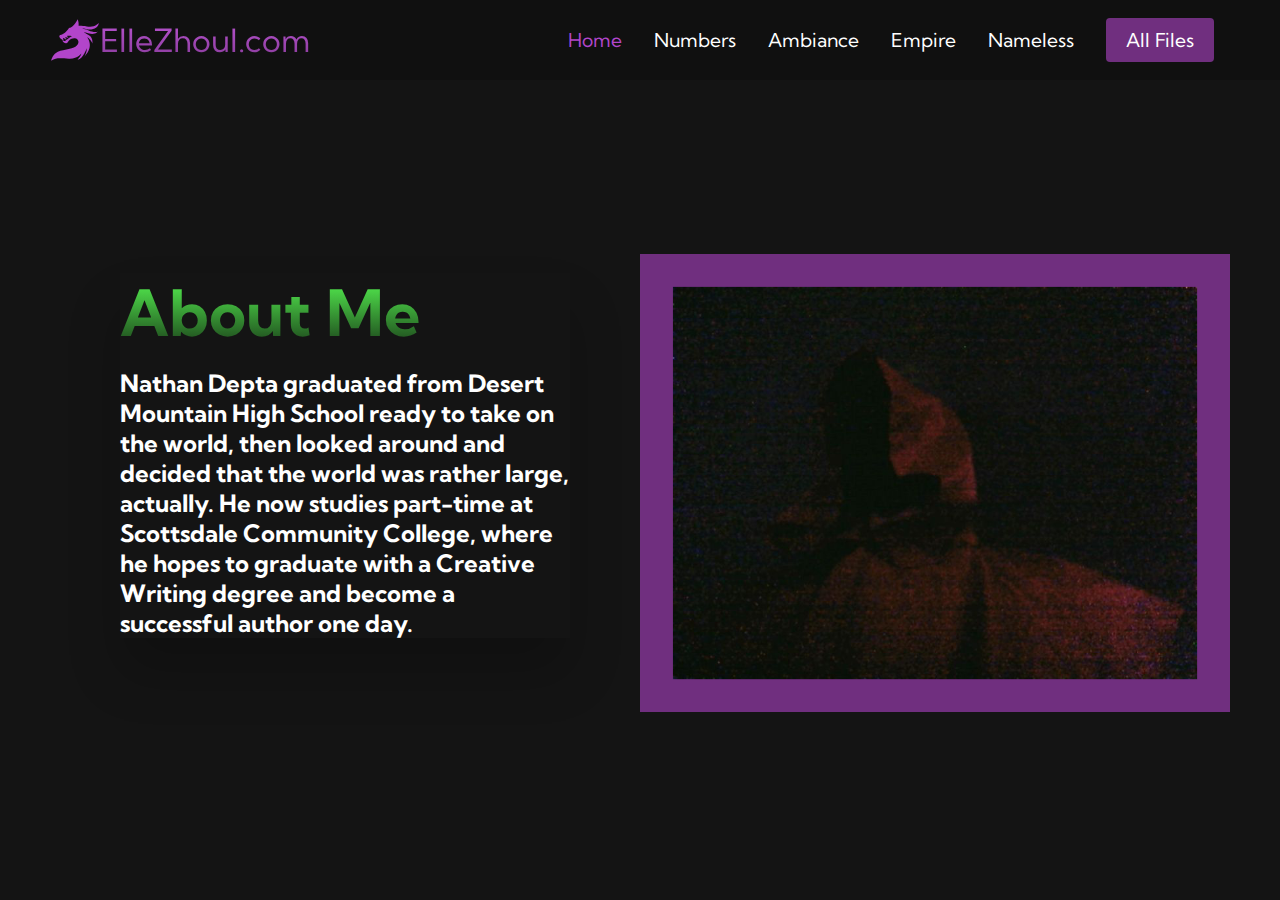
<file: index.html>
<!DOCTYPE html>
<html lang="en">
<head>
	<meta charset="UTF-8">
	<meta name="viewport"
	content="width=device-width,
	initial-scale=1.0">
	<title>ElleZhoul.com</title>
	<link rel="stylesheet" href="styles.css" />
	<link
      rel="stylesheet"
      href="https://use.fontawesome.com/releases/v5.14.0/css/all.css"
      integrity="sha384-HzLeBuhoNPvSl5KYnjx0BT+WB0QEEqLprO+NBkkk5gbc67FTaL7XIGa2w1L0Xbgc"
      crossorigin="anonymous"
    />
	<link
      href="https://fonts.googleapis.com/css2?family=Kumbh+Sans:wght@400;700&display=swap"
      rel="stylesheet"
    />
	<link rel="icon" href="./images/dragon.svg">
</head>
<body>
	<!--Nav-->
	<nav class="navbar">
      <div class="navbar__container">
        <a href="./index.html" id="navbar__logo"><img src="./images/dragon.svg" alt="dragon" width=50px height=50px></i>ElleZhoul.com</a>
        <div class="navbar__toggle" id="mobile-menu">
          <span class="bar"></span>
		  <span class="bar"></span>
          <span class="bar"></span>
        </div>
        <ul class="navbar__menu">
          <li class="navbar__item">
            <a href="./index.html" style="color: #B246CB" class="navbar__links">Home</a>
          </li>
          <li class="navbar__item">
            <a href="./numbers.html" class="navbar__links">Numbers</a>
          </li>
          <li class="navbar__item">
            <a href="./ambiance.html" class="navbar__links">Ambiance</a>
          </li>
		  <li class="navbar__item">
            <a href="./empire.html" class="navbar__links">Empire</a>
          </li>
		  <li class="navbar__item">
            <a href="./nameless.html" class="navbar__links">Nameless</a>
          </li>
          <li class="navbar__btn"><a href="https://drive.google.com/drive/folders/1HNsVhPqrRo9IaJyGWnv9h5bzpzbILqAN?usp=sharing" class="button">All Files</a></li>
        </ul>
      </div>
    </nav>
	
	<!--Main-->
	<div class="main">
		<div class="main__container">
			<div class="main__content">
				<h2>About Me</h2>
				<p>Nathan Depta graduated from Desert Mountain High School ready to take on the world, then looked around and decided that the world was rather large, actually. He now studies part-time at Scottsdale Community College, where he hopes to graduate with a Creative Writing degree and become a successful author one day.</p>
				<!-- <button class="main__btn"><a href="./">Useless Button 2</a></button> -->
			</div>
			<div class="main__img--container">
				<img src="./images/selfphotoframed.png" alt="photo" id=main__img" width=100% height=100%>
			</div>
		</div>
	</div>
	<!--
	<div class="services">
		<h1>File links</h1>
		<div class="services__container">
			<div class="services__card">
				<!-- <h2>Sample text here</h2>
				<p>Something About The Thing</p> --\>
				<button onclick="allFilesBtn();">All Files</button>
			</div>
			<div class="services__card">
				<!-- <h2>lorem ipsum</h2>
				<p>More Placeholder</p> --\>
				<button onclick="characterSheetBtn();">Character Sheet</button>
			</div>
		</div>
	</div>
	-->
	<script src="app.js" type="text/javascript"></script>
</body>
</html>
</file>
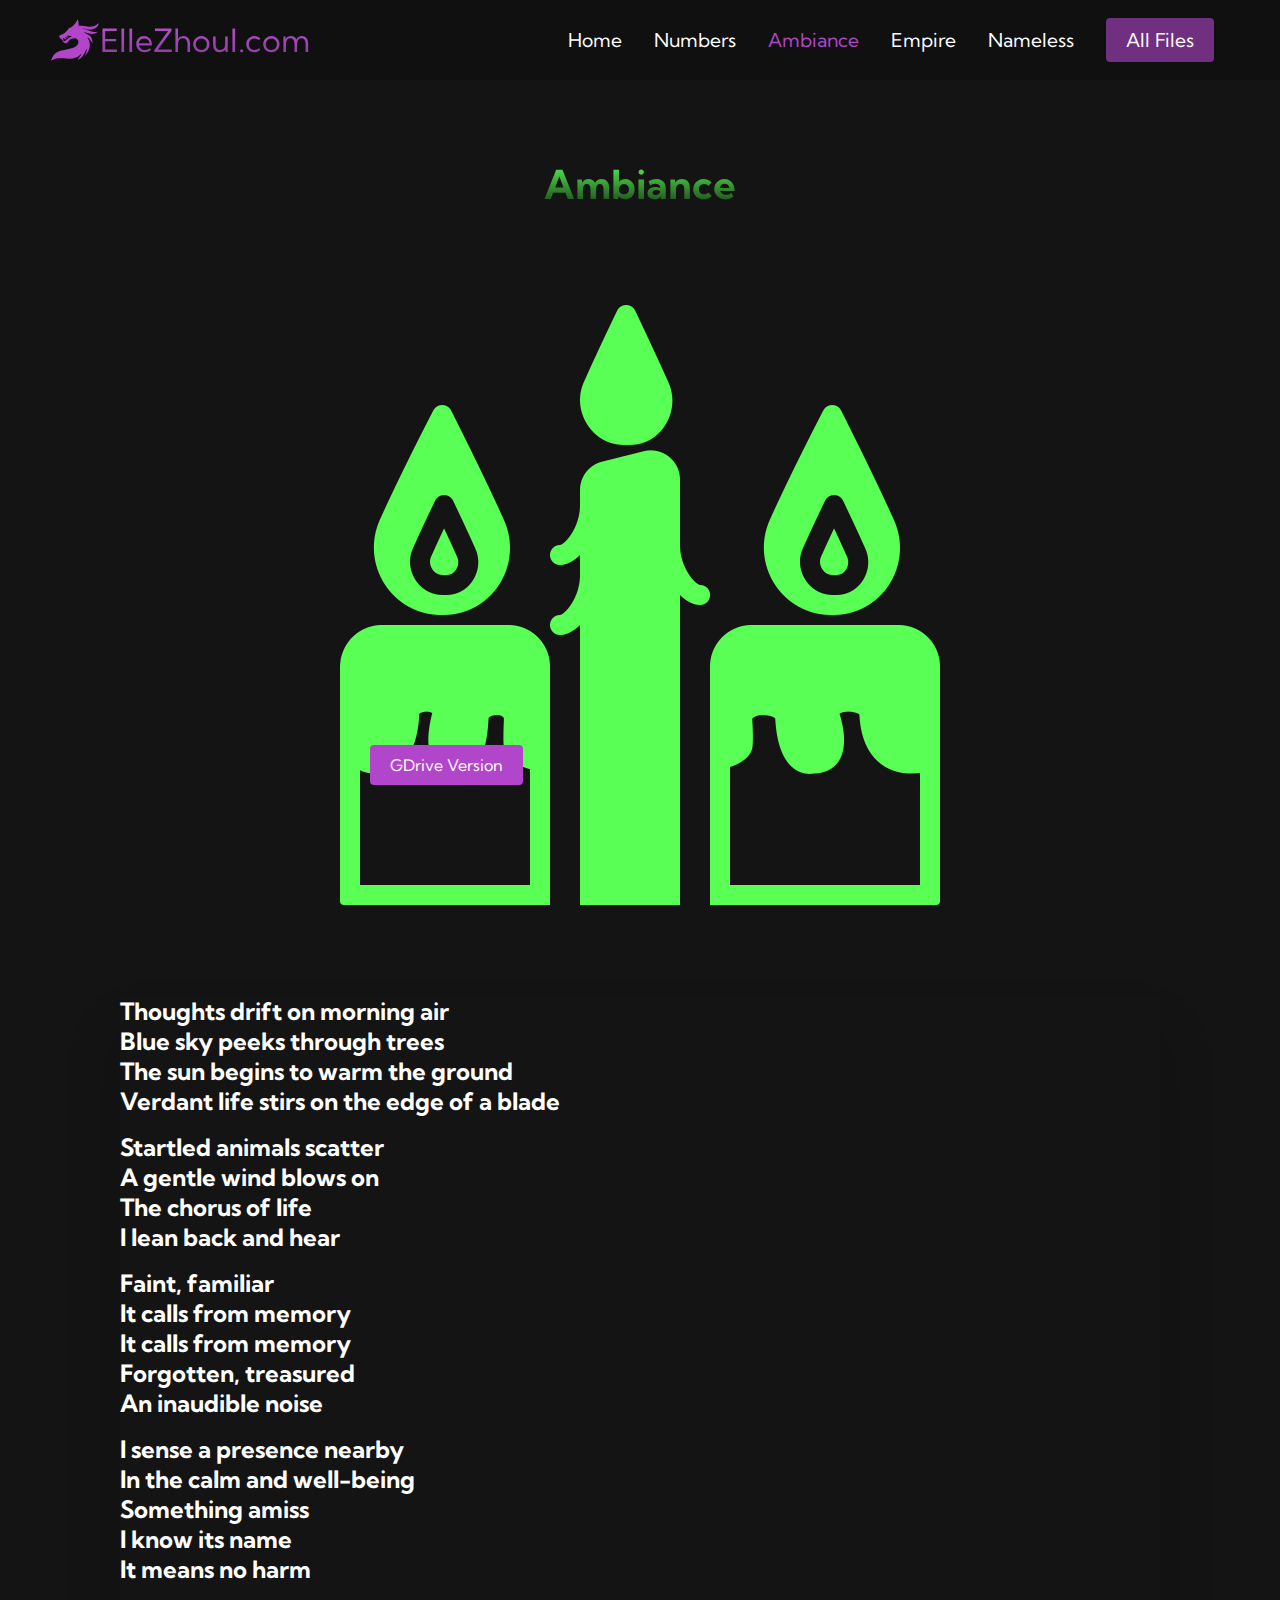
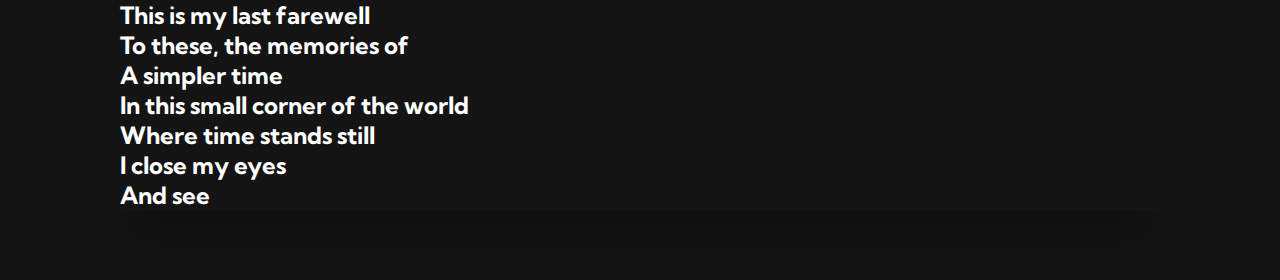
<file: ambiance.html>
<!DOCTYPE html>
<html lang="en">
<head>
	<meta charset="UTF-8">
	<meta name="viewport"
	content="width=device-width,
	initial-scale=1.0">
	<title>ElleZhoul.com</title>
	<link rel="stylesheet" href="styles.css" />
	<link
      rel="stylesheet"
      href="https://use.fontawesome.com/releases/v5.14.0/css/all.css"
      integrity="sha384-HzLeBuhoNPvSl5KYnjx0BT+WB0QEEqLprO+NBkkk5gbc67FTaL7XIGa2w1L0Xbgc"
      crossorigin="anonymous"
    />
	<link
      href="https://fonts.googleapis.com/css2?family=Kumbh+Sans:wght@400;700&display=swap"
      rel="stylesheet"
    />
	<link rel="icon" href="./images/dragon.svg">
</head>
<body>
	<!--Nav-->
	<nav class="navbar">
      <div class="navbar__container">
        <a href="./index.html" id="navbar__logo"><img src="./images/dragon.svg" alt="dragon" width=50px height=50px></i>ElleZhoul.com</a>
        <div class="navbar__toggle" id="mobile-menu">
          <span class="bar"></span>
		  <span class="bar"></span>
          <span class="bar"></span>
        </div>
        <ul class="navbar__menu">
          <li class="navbar__item">
            <a href="./index.html" class="navbar__links">Home</a>
          </li>
          <li class="navbar__item">
            <a href="./numbers.html" class="navbar__links">Numbers</a>
          </li>
          <li class="navbar__item">
            <a href="./ambiance.html" style="color: #B246CB" class="navbar__links">Ambiance</a>
          </li>
		  <li class="navbar__item">
            <a href="./empire.html" class="navbar__links">Empire</a>
          </li>
		  <li class="navbar__item">
            <a href="./nameless.html" class="navbar__links">Nameless</a>
          </li>
          <li class="navbar__btn"><a href="https://drive.google.com/drive/folders/1HNsVhPqrRo9IaJyGWnv9h5bzpzbILqAN?usp=sharing" class="button">All Files</a></li>
        </ul>
      </div>
    </nav>
	
	<div class="services">
		<h1>Ambiance</h1>
		<div class="services__container">
			<div class="services__card2">
				<button onclick="ambianceBtn();">GDrive Version</button>
			</div>
		</div>
	</div>
	
	<!--Main-->
	<div class="main">
		<div class="main__container2">
			<div class="main__content">
				<p>Thoughts drift on morning air<br>Blue sky peeks through trees<br>The sun begins to warm the ground<br>Verdant life stirs on the edge of a blade</p>
				<p>Startled animals scatter<br>A gentle wind blows on<br>The chorus of life<br>I lean back and hear</p>
				<p>Faint, familiar<br>It calls from memory<br>It calls from memory<br>Forgotten, treasured<br>An inaudible noise</p>
				<p>I sense a presence nearby<br>In the calm and well-being<br>Something amiss<br>I know its name<br>It means no harm</p>
				<p>This is my last farewell<br>To these, the memories of<br>A simpler time<br>In this small corner of the world<br>Where time stands still<br>I close my eyes<br>And see</p>
			</div>
		</div>
	</div>

	<script src="app.js" type="text/javascript"></script>
</body>
</html>
</file>
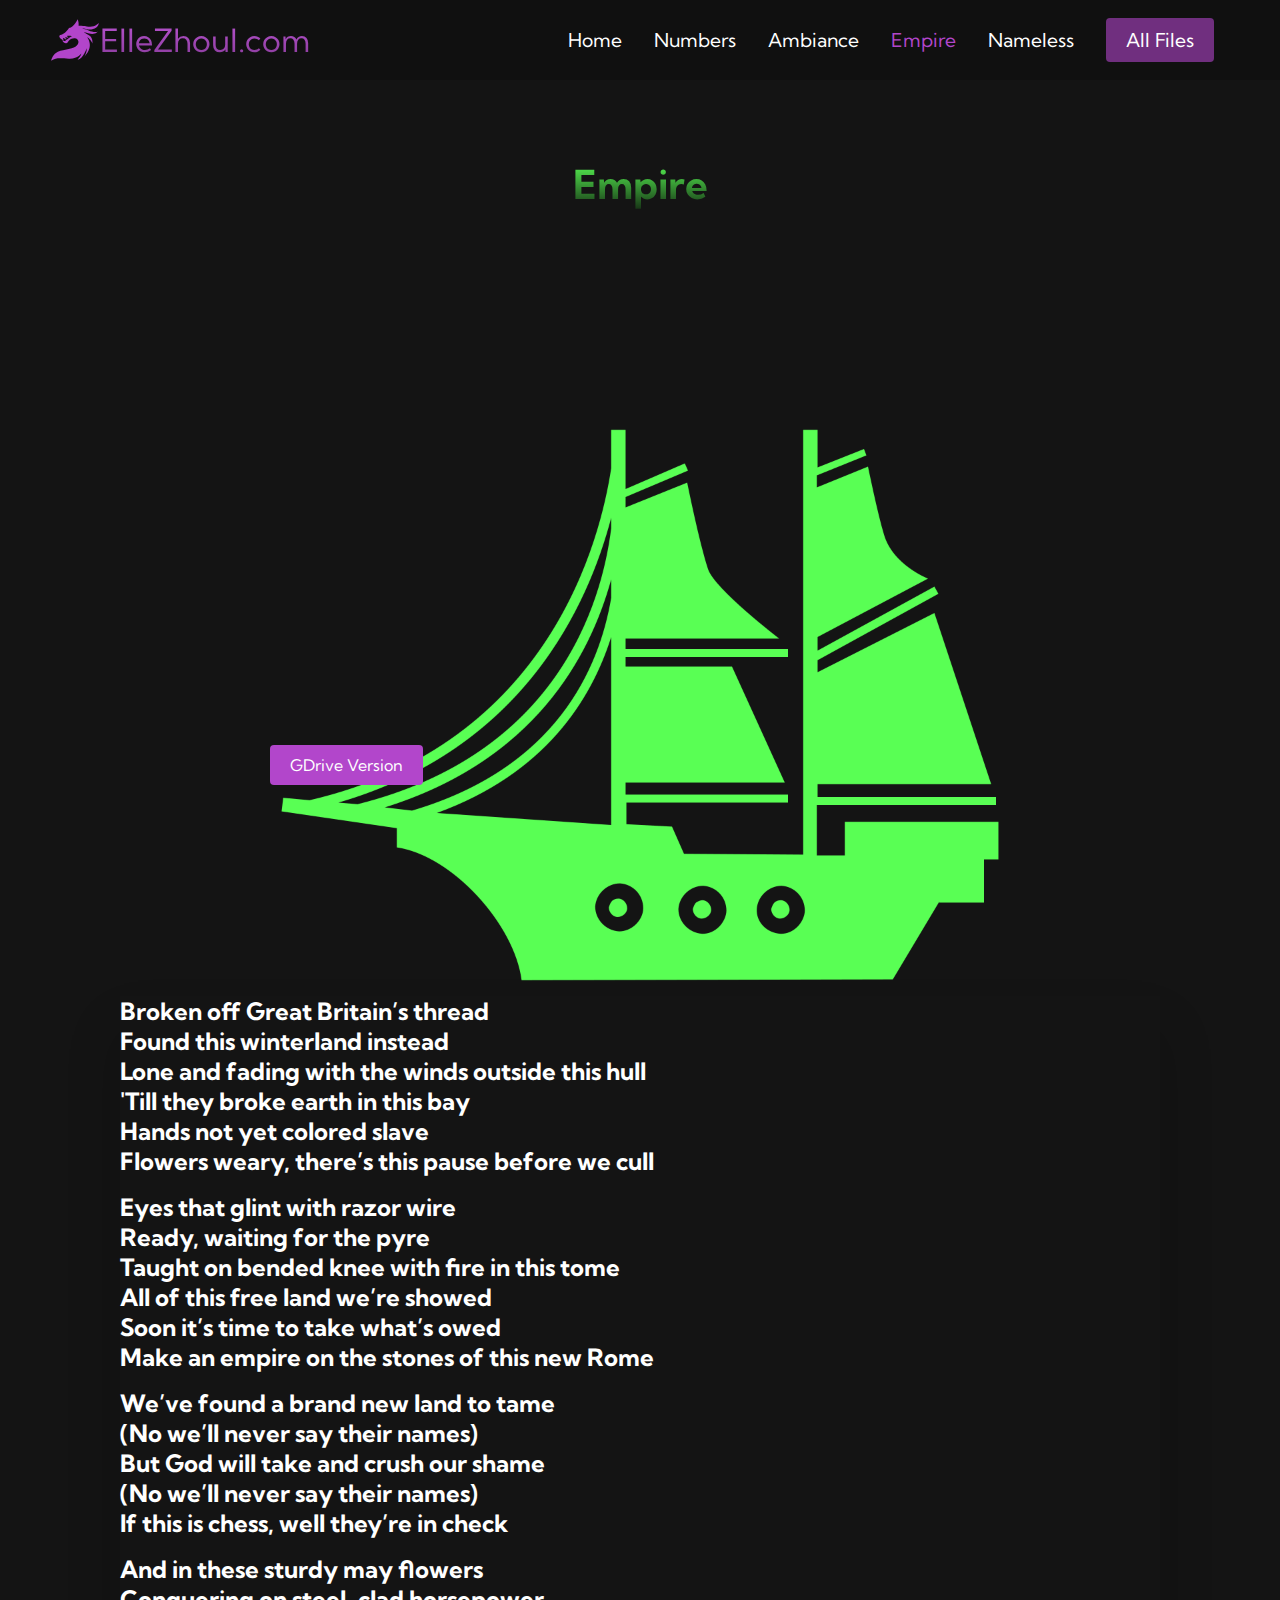
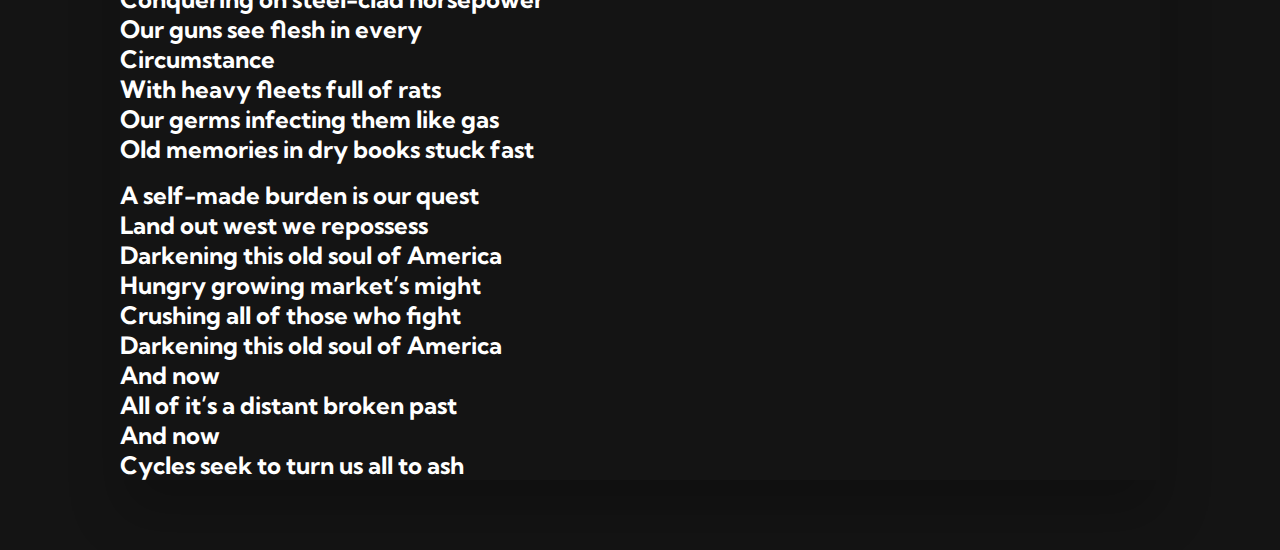
<file: empire.html>
<!DOCTYPE html>
<html lang="en">
<head>
	<meta charset="UTF-8">
	<meta name="viewport"
	content="width=device-width,
	initial-scale=1.0">
	<title>ElleZhoul.com</title>
	<link rel="stylesheet" href="styles.css" />
	<link
      rel="stylesheet"
      href="https://use.fontawesome.com/releases/v5.14.0/css/all.css"
      integrity="sha384-HzLeBuhoNPvSl5KYnjx0BT+WB0QEEqLprO+NBkkk5gbc67FTaL7XIGa2w1L0Xbgc"
      crossorigin="anonymous"
    />
	<link
      href="https://fonts.googleapis.com/css2?family=Kumbh+Sans:wght@400;700&display=swap"
      rel="stylesheet"
    />
	<link rel="icon" href="./images/dragon.svg">
</head>
<body>
	<!--Nav-->
	<nav class="navbar">
      <div class="navbar__container">
        <a href="./index.html" id="navbar__logo"><img src="./images/dragon.svg" alt="dragon" width=50px height=50px></i>ElleZhoul.com</a>
        <div class="navbar__toggle" id="mobile-menu">
          <span class="bar"></span>
		  <span class="bar"></span>
          <span class="bar"></span>
        </div>
        <ul class="navbar__menu">
          <li class="navbar__item">
            <a href="./index.html" class="navbar__links">Home</a>
          </li>
          <li class="navbar__item">
            <a href="./numbers.html" class="navbar__links">Numbers</a>
          </li>
          <li class="navbar__item">
            <a href="./ambiance.html" class="navbar__links">Ambiance</a>
          </li>
		  <li class="navbar__item">
            <a href="./empire.html" style="color: #B246CB" class="navbar__links">Empire</a>
          </li>
		  <li class="navbar__item">
            <a href="./nameless.html" class="navbar__links">Nameless</a>
          </li>
          <li class="navbar__btn"><a href="https://drive.google.com/drive/folders/1HNsVhPqrRo9IaJyGWnv9h5bzpzbILqAN?usp=sharing" class="button">All Files</a></li>
        </ul>
      </div>
    </nav>
	
	<div class="services">
		<h1>Empire</h1>
		<div class="services__container">
			<div class="services__card3">
				<button onclick="empireBtn();">GDrive Version</button>
			</div>
		</div>
	</div>
	
	<!--Main-->
	<div class="main">
		<div class="main__container2">
			<div class="main__content">
				<p>Broken off Great Britain’s thread<br>Found this winterland instead<br>Lone and fading with the winds outside this hull<br>'Till they broke earth in this bay<br>Hands not yet colored slave<br>Flowers weary, there’s this pause before we cull</p>
				<p>Eyes that glint with razor wire<br>Ready, waiting for the pyre<br>Taught on bended knee with fire in this tome<br>All of this free land we’re showed<br>Soon it’s time to take what’s owed<br>Make an empire on the stones of this new Rome</p>
				<p>We’ve found a brand new land to tame<br>(No we’ll never say their names)<br>But God will take and crush our shame<br>(No we’ll never say their names)<br>If this is chess, well they’re in check</p>
				<p>And in these sturdy may flowers<br>Conquering on steel-clad horsepower<br>Our guns see flesh in every<br>Circumstance<br>With heavy fleets full of rats<br>Our germs infecting them like gas<br>Old memories in dry books stuck fast</p>
				<p>A self-made burden is our quest<br>Land out west we repossess<br>Darkening this old soul of America<br>Hungry growing market’s might<br>Crushing all of those who fight<br>Darkening this old soul of America<br>And now<br>All of it’s a distant broken past<br>And now<br>Cycles seek to turn us all to ash</p>
			</div>
		</div>
	</div>

	<script src="app.js" type="text/javascript"></script>
</body>
</html>
</file>
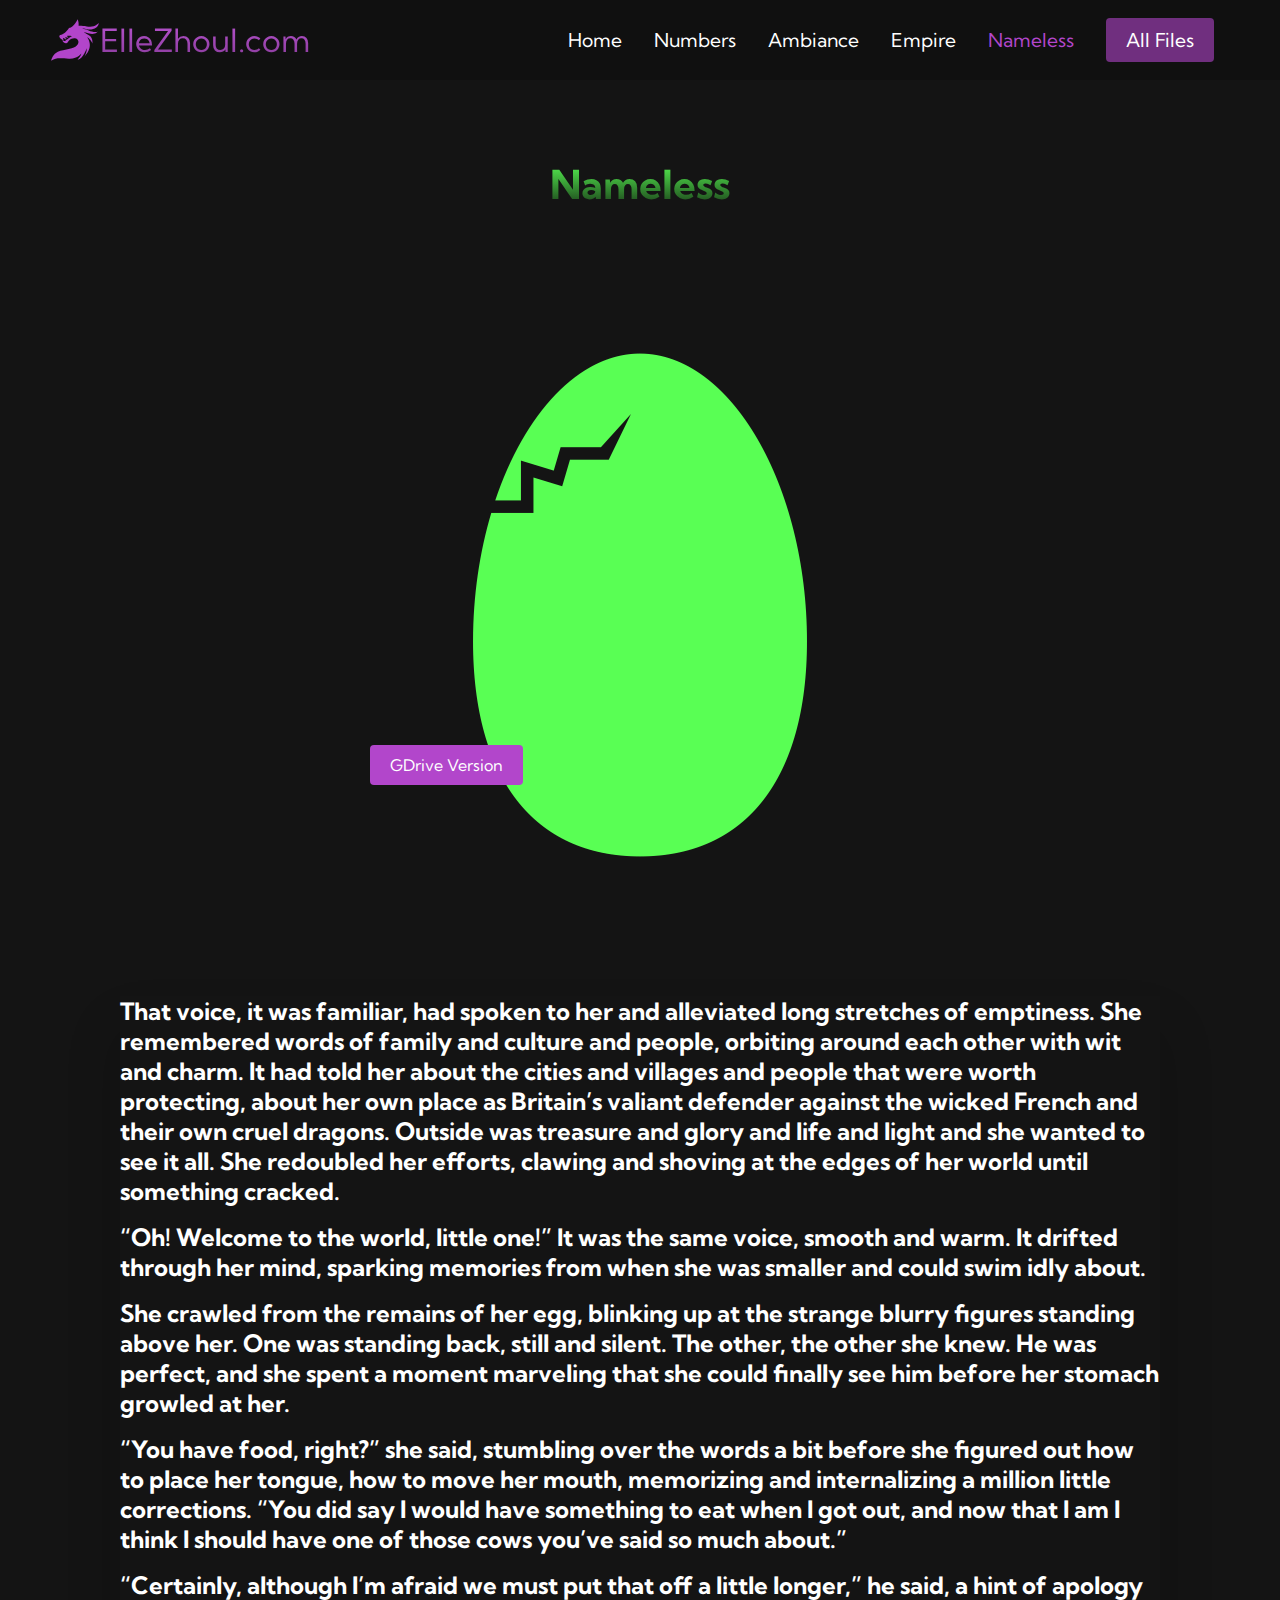
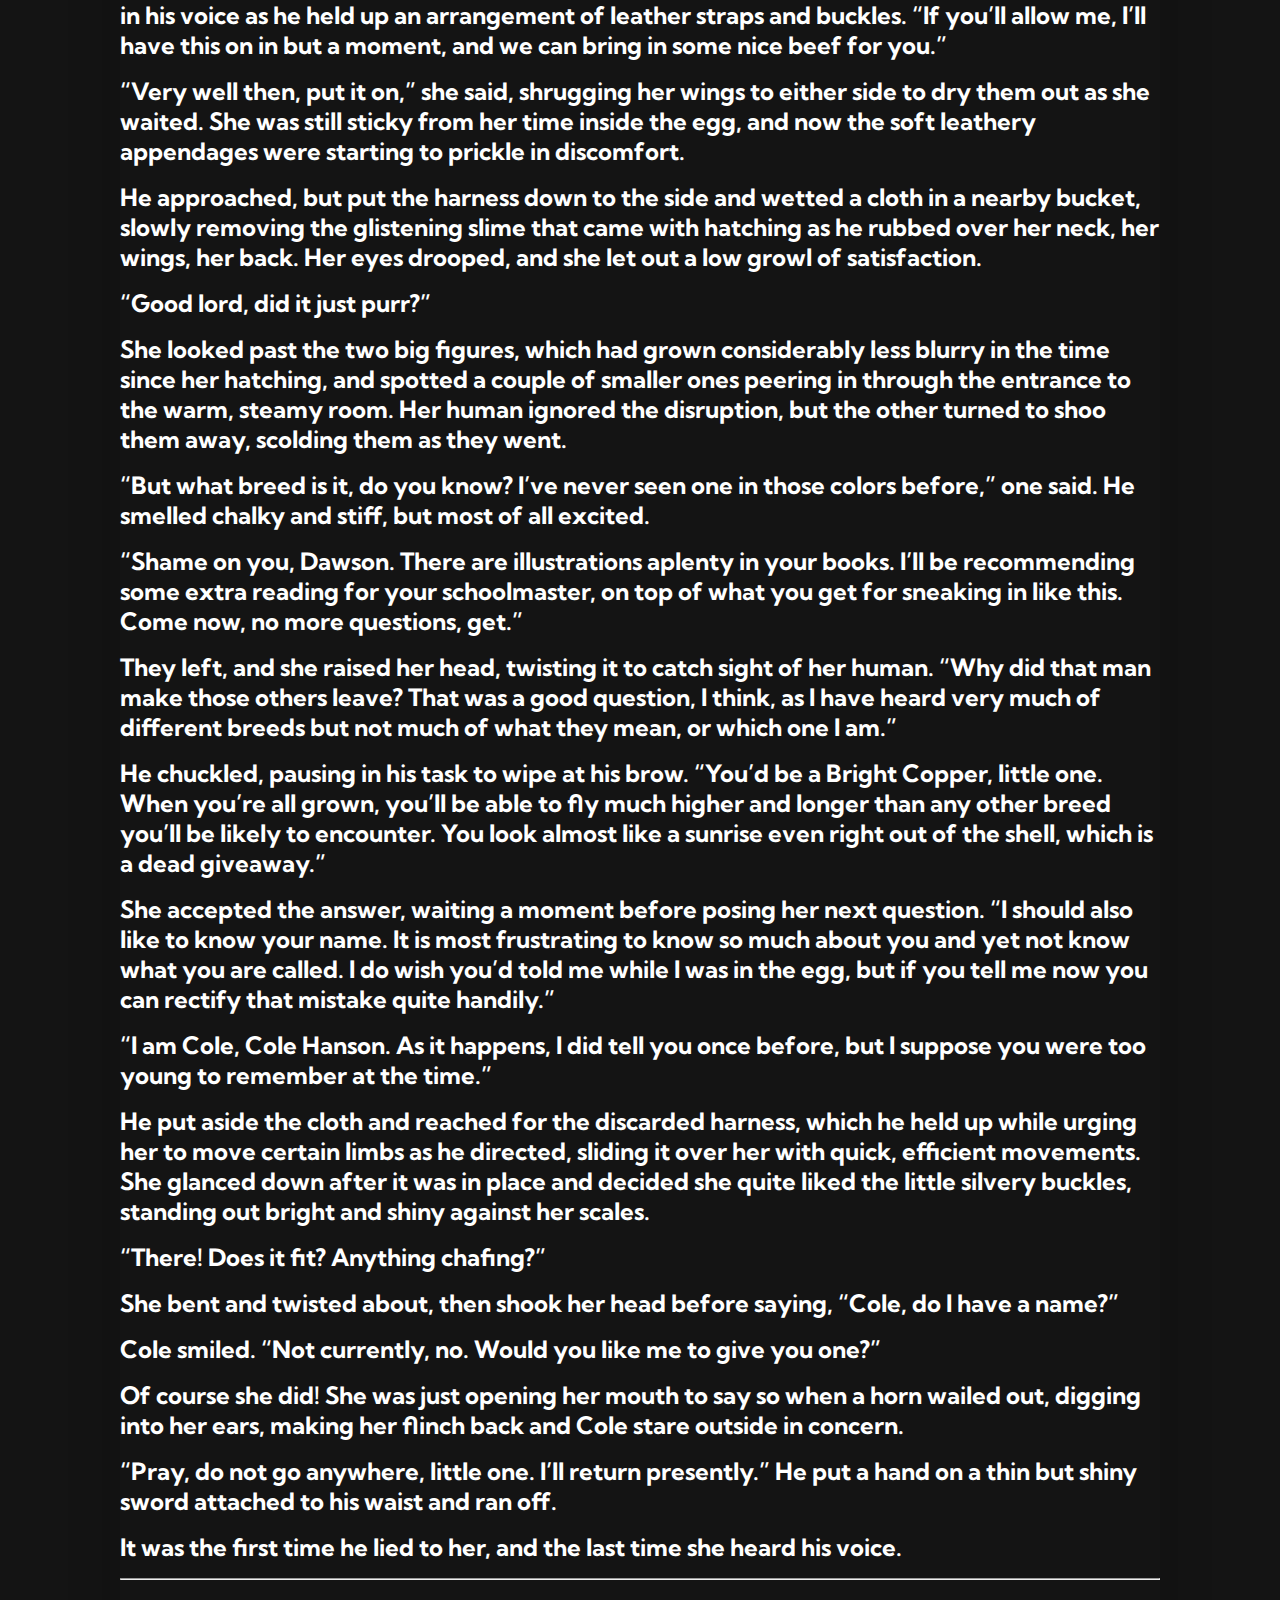
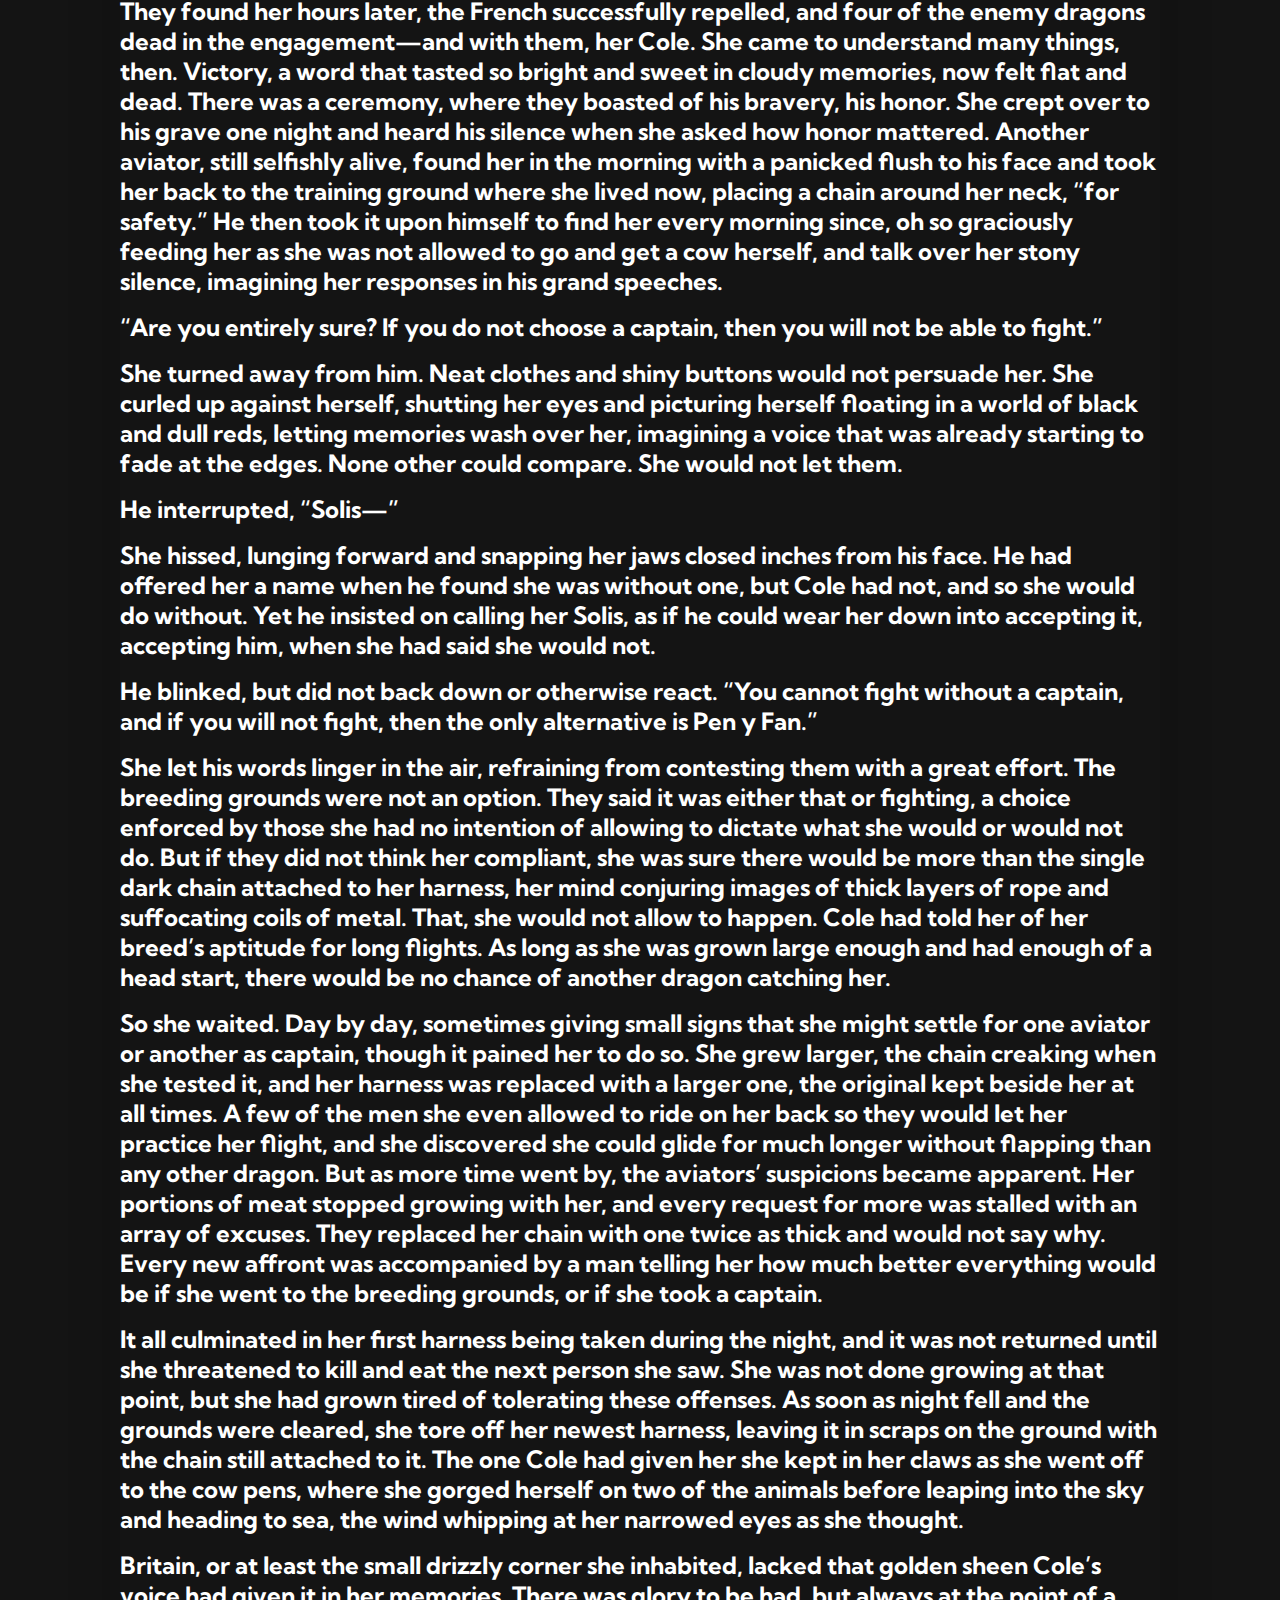
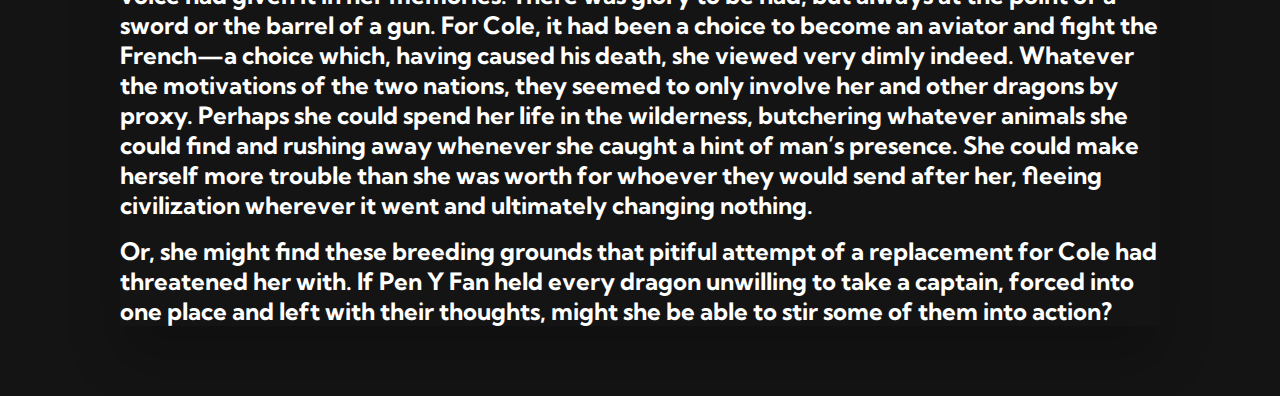
<file: nameless.html>
<!DOCTYPE html>
<html lang="en">
<head>
	<meta charset="UTF-8">
	<meta name="viewport"
	content="width=device-width,
	initial-scale=1.0">
	<title>ElleZhoul.com</title>
	<link rel="stylesheet" href="styles.css" />
	<link
      rel="stylesheet"
      href="https://use.fontawesome.com/releases/v5.14.0/css/all.css"
      integrity="sha384-HzLeBuhoNPvSl5KYnjx0BT+WB0QEEqLprO+NBkkk5gbc67FTaL7XIGa2w1L0Xbgc"
      crossorigin="anonymous"
    />
	<link
      href="https://fonts.googleapis.com/css2?family=Kumbh+Sans:wght@400;700&display=swap"
      rel="stylesheet"
    />
	<link rel="icon" href="./images/dragon.svg">
</head>
<body>
	<!--Nav-->
	<nav class="navbar">
      <div class="navbar__container">
        <a href="./index.html" id="navbar__logo"><img src="./images/dragon.svg" alt="dragon" width=50px height=50px></i>ElleZhoul.com</a>
        <div class="navbar__toggle" id="mobile-menu">
          <span class="bar"></span>
		  <span class="bar"></span>
          <span class="bar"></span>
        </div>
        <ul class="navbar__menu">
          <li class="navbar__item">
            <a href="./index.html" class="navbar__links">Home</a>
          </li>
          <li class="navbar__item">
            <a href="./numbers.html" class="navbar__links">Numbers</a>
          </li>
          <li class="navbar__item">
            <a href="./ambiance.html" class="navbar__links">Ambiance</a>
          </li>
		  <li class="navbar__item">
            <a href="./empire.html" class="navbar__links">Empire</a>
          </li>
		  <li class="navbar__item">
            <a href="./nameless.html" style="color: #B246CB" class="navbar__links">Nameless</a>
          </li>
          <li class="navbar__btn"><a href="https://drive.google.com/drive/folders/1HNsVhPqrRo9IaJyGWnv9h5bzpzbILqAN?usp=sharing" class="button">All Files</a></li>
        </ul>
      </div>
    </nav>
	
	<div class="services">
		<h1>Nameless</h1>
		<div class="services__container">
			<div class="services__card4">
				<button onclick="namelessBtn();">GDrive Version</button>
			</div>
		</div>
	</div>
	
	<!--Main-->
	<div class="main">
		<div class="main__container2">
			<div class="main__content">
				<p>That voice, it was familiar, had spoken to her and alleviated long stretches of emptiness. She remembered words of family and culture and people, orbiting around each other with wit and charm. It had told her about the cities and villages and people that were worth protecting, about her own place as Britain’s valiant defender against the wicked French and their own cruel dragons. Outside was treasure and glory and life and light and she wanted to see it all. She redoubled her efforts, clawing and shoving at the edges of her world until something cracked.</p>
				<p>“Oh! Welcome to the world, little one!” It was the same voice, smooth and warm. It drifted through her mind, sparking memories from when she was smaller and could swim idly about.</p>
				<p>She crawled from the remains of her egg, blinking up at the strange blurry figures standing above her. One was standing back, still and silent. The other, the other she knew. He was perfect, and she spent a moment marveling that she could finally see him before her stomach growled at her.</p>
				<p>“You have food, right?” she said, stumbling over the words a bit before she figured out how to place her tongue, how to move her mouth, memorizing and internalizing a million little corrections. “You did say I would have something to eat when I got out, and now that I am I think I should have one of those cows you’ve said so much about.”</p>
				<p>“Certainly, although I’m afraid we must put that off a little longer,” he said, a hint of apology in his voice as he held up an arrangement of leather straps and buckles. “If you’ll allow me, I’ll have this on in but a moment, and we can bring in some nice beef for you.”</p>
				<p>“Very well then, put it on,” she said, shrugging her wings to either side to dry them out as she waited. She was still sticky from her time inside the egg, and now the soft leathery appendages were starting to prickle in discomfort.</p>
				<p>He approached, but put the harness down to the side and wetted a cloth in a nearby bucket, slowly removing the glistening slime that came with hatching as he rubbed over her neck, her wings, her back. Her eyes drooped, and she let out a low growl of satisfaction.</p>
				<p>“Good lord, did it just purr?”</p>
				<p>She looked past the two big figures, which had grown considerably less blurry in the time since her hatching, and spotted a couple of smaller ones peering in through the entrance to the warm, steamy room. Her human ignored the disruption, but the other turned to shoo them away, scolding them as they went.</p>
				<p>“But what breed is it, do you know? I’ve never seen one in those colors before,” one said. He smelled chalky and stiff, but most of all excited.</p>
				<p>“Shame on you, Dawson. There are illustrations aplenty in your books. I’ll be recommending some extra reading for your schoolmaster, on top of what you get for sneaking in like this. Come now, no more questions, get.”</p>
				<p>They left, and she raised her head, twisting it to catch sight of her human. “Why did that man make those others leave? That was a good question, I think, as I have heard very much of different breeds but not much of what they mean, or which one I am.”</p>
				<p>He chuckled, pausing in his task to wipe at his brow. “You’d be a Bright Copper, little one. When you’re all grown, you’ll be able to fly much higher and longer than any other breed you’ll be likely to encounter. You look almost like a sunrise even right out of the shell, which is a dead giveaway.”</p>
				<p>She accepted the answer, waiting a moment before posing her next question. “I should also like to know your name. It is most frustrating to know so much about you and yet not know what you are called. I do wish you’d told me while I was in the egg, but if you tell me now you can rectify that mistake quite handily.”</p>
				<p>“I am Cole, Cole Hanson. As it happens, I did tell you once before, but I suppose you were too young to remember at the time.”</p>
				<p>He put aside the cloth and reached for the discarded harness, which he held up while urging her to move certain limbs as he directed, sliding it over her with quick, efficient movements. She glanced down after it was in place and decided she quite liked the little silvery buckles, standing out bright and shiny against her scales.</p>
				<p>“There! Does it fit? Anything chafing?”</p>
				<p>She bent and twisted about, then shook her head before saying, “Cole, do I have a name?”</p>
				<p>Cole smiled. “Not currently, no. Would you like me to give you one?”</p>
				<p>Of course she did! She was just opening her mouth to say so when a horn wailed out, digging into her ears, making her flinch back and Cole stare outside in concern.</p>
				<p>“Pray, do not go anywhere, little one. I’ll return presently.” He put a hand on a thin but shiny sword attached to his waist and ran off.</p>
				<p>It was the first time he lied to her, and the last time she heard his voice.</p>
				<p></p>
				<hr>
				<p>They found her hours later, the French successfully repelled, and four of the enemy dragons dead in the engagement—and with them, her Cole. She came to understand many things, then. Victory, a word that tasted so bright and sweet in cloudy memories, now felt flat and dead. There was a ceremony, where they boasted of his bravery, his honor. She crept over to his grave one night and heard his silence when she asked how honor mattered. Another aviator, still selfishly alive, found her in the morning with a panicked flush to his face and took her back to the training ground where she lived now, placing a chain around her neck, “for safety.” He then took it upon himself to find her every morning since, oh so graciously feeding her as she was not allowed to go and get a cow herself, and talk over her stony silence, imagining her responses in his grand speeches.</p>
				<p>“Are you entirely sure? If you do not choose a captain, then you will not be able to fight.”</p>
				<p>She turned away from him. Neat clothes and shiny buttons would not persuade her. She curled up against herself, shutting her eyes and picturing herself floating in a world of black and dull reds, letting memories wash over her, imagining a voice that was already starting to fade at the edges. None other could compare. She would not let them.</p>
				<p>He interrupted, “Solis—”</p>
				<p>She hissed, lunging forward and snapping her jaws closed inches from his face. He had offered her a name when he found she was without one, but Cole had not, and so she would do without. Yet he insisted on calling her Solis, as if he could wear her down into accepting it, accepting him, when she had said she would not.</p>
				<p>He blinked, but did not back down or otherwise react. “You cannot fight without a captain, and if you will not fight, then the only alternative is Pen y Fan.”</p>
				<p>She let his words linger in the air, refraining from contesting them with a great effort. The breeding grounds were not an option. They said it was either that or fighting, a choice enforced by those she had no intention of allowing to dictate what she would or would not do. But if they did not think her compliant, she was sure there would be more than the single dark chain attached to her harness, her mind conjuring images of thick layers of rope and suffocating coils of metal. That, she would not allow to happen. Cole had told her of her breed’s aptitude for long flights. As long as she was grown large enough and had enough of a head start, there would be no chance of another dragon catching her.</p>
				<p>So she waited. Day by day, sometimes giving small signs that she might settle for one aviator or another as captain, though it pained her to do so. She grew larger, the chain creaking when she tested it, and her harness was replaced with a larger one, the original kept beside her at all times. A few of the men she even allowed to ride on her back so they would let her practice her flight, and she discovered she could glide for much longer without flapping than any other dragon. But as more time went by, the aviators’ suspicions became apparent. Her portions of meat stopped growing with her, and every request for more was stalled with an array of excuses. They replaced her chain with one twice as thick and would not say why. Every new affront was accompanied by a man telling her how much better everything would be if she went to the breeding grounds, or if she took a captain.</p>
				<p>It all culminated in her first harness being taken during the night, and it was not returned until she threatened to kill and eat the next person she saw. She was not done growing at that point, but she had grown tired of tolerating these offenses. As soon as night fell and the grounds were cleared, she tore off her newest harness, leaving it in scraps on the ground with the chain still attached to it. The one Cole had given her she kept in her claws as she went off to the cow pens, where she gorged herself on two of the animals before leaping into the sky and heading to sea, the wind whipping at her narrowed eyes as she thought.</p>
				<p>Britain, or at least the small drizzly corner she inhabited, lacked that golden sheen Cole’s voice had given it in her memories. There was glory to be had, but always at the point of a sword or the barrel of a gun. For Cole, it had been a choice to become an aviator and fight the French—a choice which, having caused his death, she viewed very dimly indeed. Whatever the motivations of the two nations, they seemed to only involve her and other dragons by proxy. Perhaps she could spend her life in the wilderness, butchering whatever animals she could find and rushing away whenever she caught a hint of man’s presence. She could make herself more trouble than she was worth for whoever they would send after her, fleeing civilization wherever it went and ultimately changing nothing.</p>
				<p>Or, she might find these breeding grounds that pitiful attempt of a replacement for Cole had threatened her with. If Pen Y Fan held every dragon unwilling to take a captain, forced into one place and left with their thoughts, might she be able to stir some of them into action?</p>
			</div>
		</div>
	</div>

	<script src="app.js" type="text/javascript"></script>
</body>
</html>
</file>
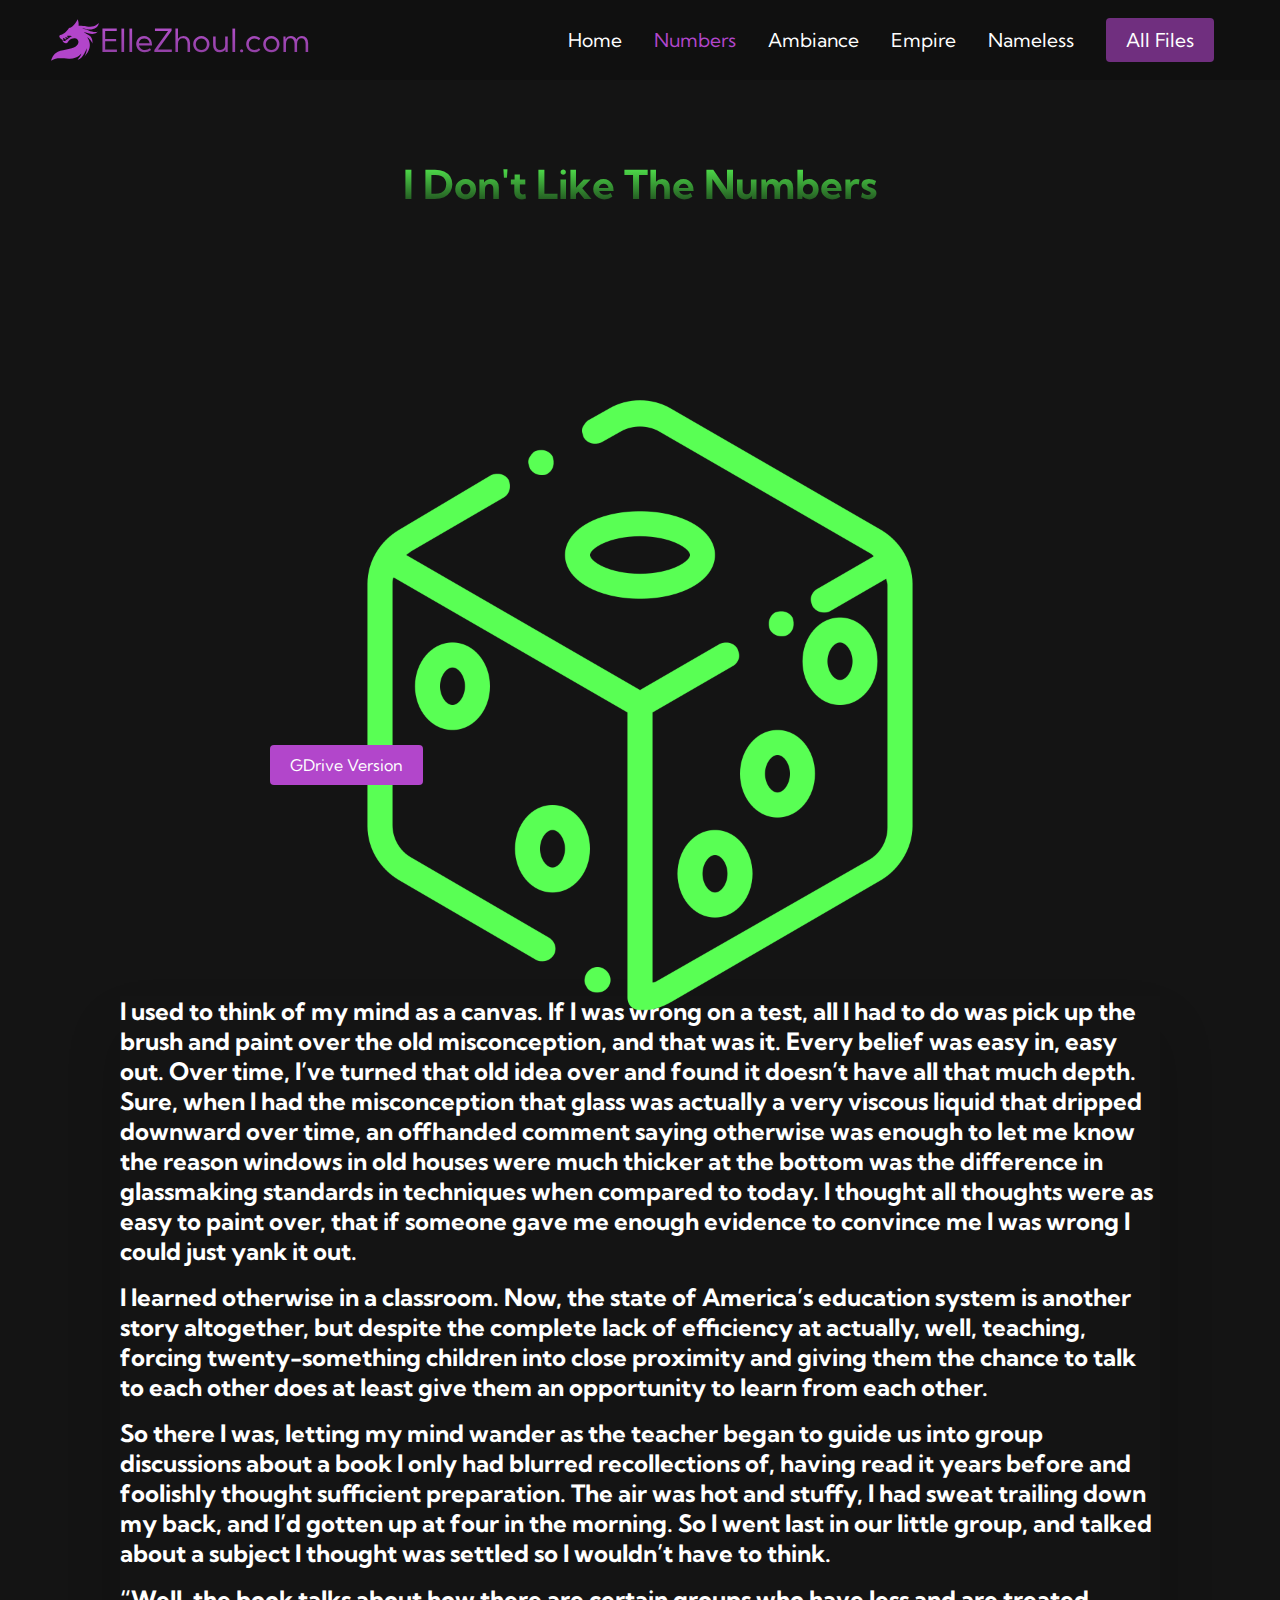
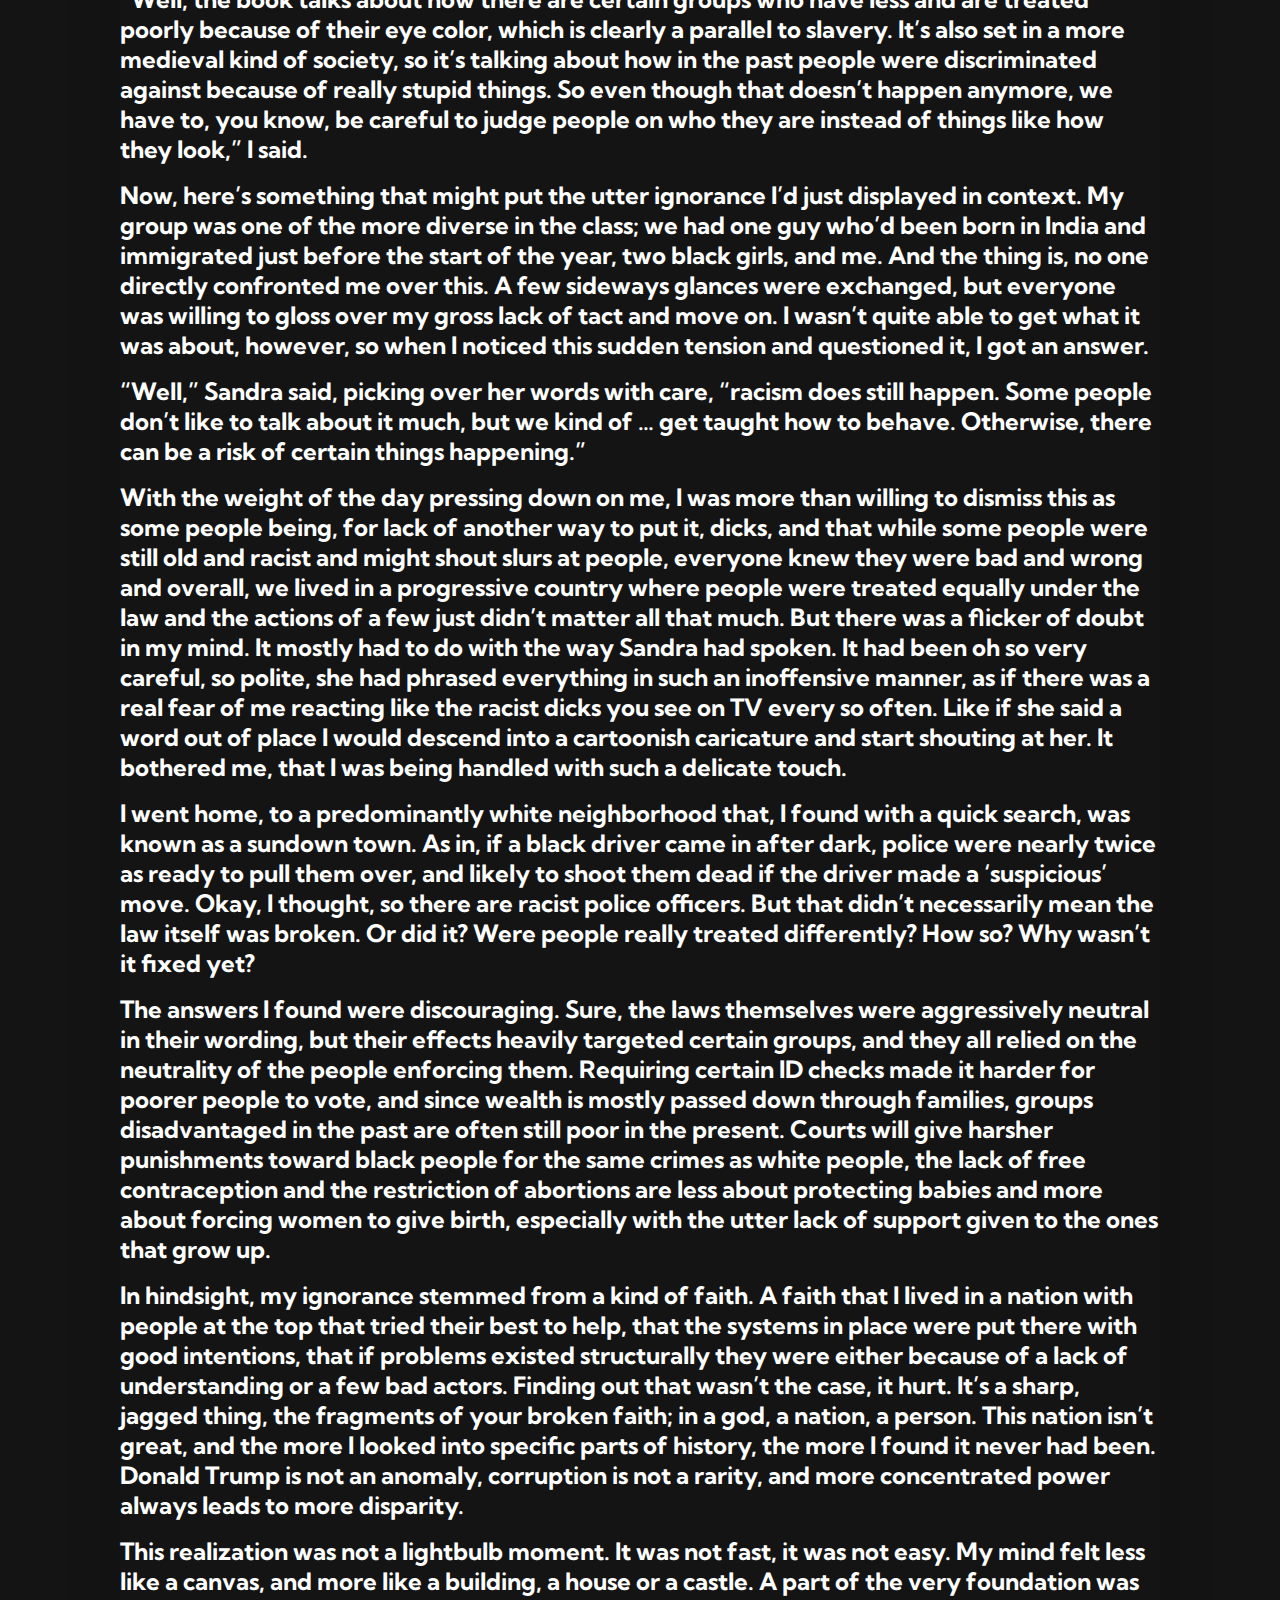
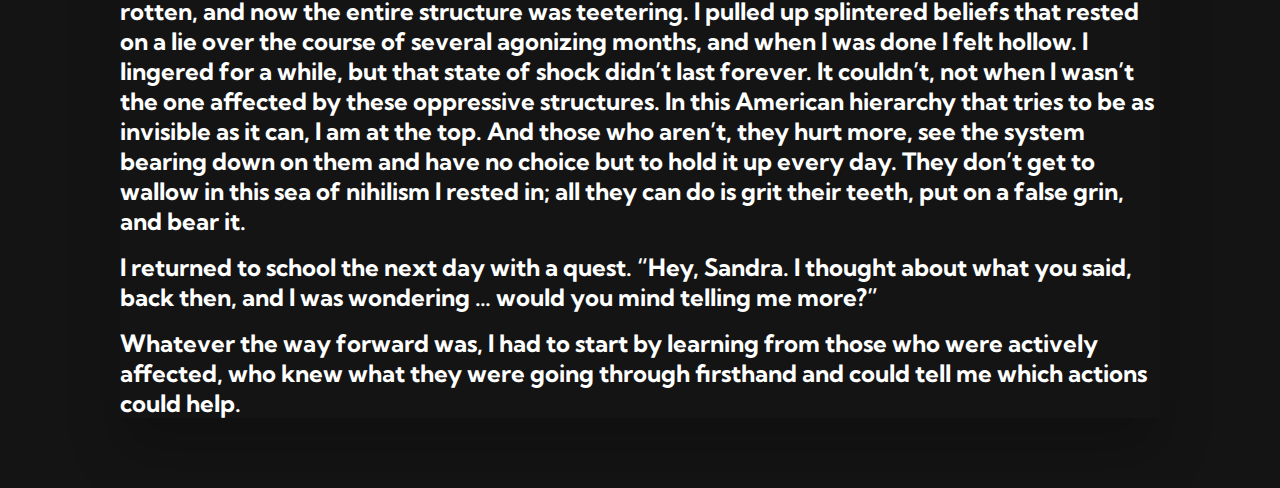
<file: numbers.html>
<!DOCTYPE html>
<html lang="en">
<head>
	<meta charset="UTF-8">
	<meta name="viewport"
	content="width=device-width,
	initial-scale=1.0">
	<title>ElleZhoul.com</title>
	<link rel="stylesheet" href="styles.css" />
	<link
      rel="stylesheet"
      href="https://use.fontawesome.com/releases/v5.14.0/css/all.css"
      integrity="sha384-HzLeBuhoNPvSl5KYnjx0BT+WB0QEEqLprO+NBkkk5gbc67FTaL7XIGa2w1L0Xbgc"
      crossorigin="anonymous"
    />
	<link
      href="https://fonts.googleapis.com/css2?family=Kumbh+Sans:wght@400;700&display=swap"
      rel="stylesheet"
    />
	<link rel="icon" href="./images/dragon.svg">
</head>
<body>
	<!--Nav-->
	<nav class="navbar">
      <div class="navbar__container">
        <a href="./index.html" id="navbar__logo"><img src="./images/dragon.svg" alt="dragon" width=50px height=50px></i>ElleZhoul.com</a>
        <div class="navbar__toggle" id="mobile-menu">
          <span class="bar"></span>
		  <span class="bar"></span>
          <span class="bar"></span>
        </div>
        <ul class="navbar__menu">
          <li class="navbar__item">
            <a href="./index.html" class="navbar__links">Home</a>
          </li>
          <li class="navbar__item">
            <a href="./numbers.html" style="color: #B246CB" class="navbar__links">Numbers</a>
          </li>
          <li class="navbar__item">
            <a href="./ambiance.html" class="navbar__links">Ambiance</a>
          </li>
		  <li class="navbar__item">
            <a href="./empire.html" class="navbar__links">Empire</a>
          </li>
		  <li class="navbar__item">
            <a href="./nameless.html" class="navbar__links">Nameless</a>
          </li>
          <li class="navbar__btn"><a href="https://drive.google.com/drive/folders/1HNsVhPqrRo9IaJyGWnv9h5bzpzbILqAN?usp=sharing" class="button">All Files</a></li>
        </ul>
      </div>
    </nav>
	
	<div class="services">
		<h1>I Don't Like The Numbers</h1>
		<div class="services__container">
			<div class="services__card">
				<button onclick="numbersBtn();">GDrive Version</button>
			</div>
		</div>
	</div>
	
	<!--Main-->
	<div class="main">
		<div class="main__container2">
			<div class="main__content">
				<p>I used to think of my mind as a canvas. If I was wrong on a test, all I had to do was pick up the brush and paint over the old misconception, and that was it. Every belief was easy in, easy out. Over time, I’ve turned that old idea over and found it doesn’t have all that much depth. Sure, when I had the misconception that glass was actually a very viscous liquid that dripped downward over time, an offhanded comment saying otherwise was enough to let me know the reason windows in old houses were much thicker at the bottom was the difference in glassmaking standards in techniques when compared to today. I thought all thoughts were as easy to paint over, that if someone gave me enough evidence to convince me I was wrong I could just yank it out.</p>
				<p>I learned otherwise in a classroom. Now, the state of America’s education system is another story altogether, but despite the complete lack of efficiency at actually, well, teaching, forcing twenty-something children into close proximity and giving them the chance to talk to each other does at least give them an opportunity to learn from each other.</p>
				<p>So there I was, letting my mind wander as the teacher began to guide us into group discussions about a book I only had blurred recollections of, having read it years before and foolishly thought sufficient preparation. The air was hot and stuffy, I had sweat trailing down my back, and I’d gotten up at four in the morning. So I went last in our little group, and talked about a subject I thought was settled so I wouldn’t have to think.</p>
				<p>“Well, the book talks about how there are certain groups who have less and are treated poorly because of their eye color, which is clearly a parallel to slavery. It’s also set in a more medieval kind of society, so it’s talking about how in the past people were discriminated against because of really stupid things. So even though that doesn’t happen anymore, we have to, you know, be careful to judge people on who they are instead of things like how they look,” I said.</p>
				<p>Now, here’s something that might put the utter ignorance I’d just displayed in context. My group was one of the more diverse in the class; we had one guy who’d been born in India and immigrated just before the start of the year, two black girls, and me. And the thing is, no one directly confronted me over this. A few sideways glances were exchanged, but everyone was willing to gloss over my gross lack of tact and move on. I wasn’t quite able to get what it was about, however, so when I noticed this sudden tension and questioned it, I got an answer.</p>
				<p>“Well,” Sandra said, picking over her words with care, “racism does still happen. Some people don’t like to talk about it much, but we kind of … get taught how to behave. Otherwise, there can be a risk of certain things happening.”</p>
				<p>With the weight of the day pressing down on me, I was more than willing to dismiss this as some people being, for lack of another way to put it, dicks, and that while some people were still old and racist and might shout slurs at people, everyone knew they were bad and wrong and overall, we lived in a progressive country where people were treated equally under the law and the actions of a few just didn’t matter all that much. But there was a flicker of doubt in my mind. It mostly had to do with the way Sandra had spoken. It had been oh so very careful, so polite, she had phrased everything in such an inoffensive manner, as if there was a real fear of me reacting like the racist dicks you see on TV every so often. Like if she said a word out of place I would descend into a cartoonish caricature and start shouting at her. It bothered me, that I was being handled with such a delicate touch.</p>
				<p>I went home, to a predominantly white neighborhood that, I found with a quick search, was known as a sundown town. As in, if a black driver came in after dark, police were nearly twice as ready to pull them over, and likely to shoot them dead if the driver made a ‘suspicious’ move. Okay, I thought, so there are racist police officers. But that didn’t necessarily mean the law itself was broken. Or did it? Were people really treated differently? How so? Why wasn’t it fixed yet?</p>
				<p>The answers I found were discouraging. Sure, the laws themselves were aggressively neutral in their wording, but their effects heavily targeted certain groups, and they all relied on the neutrality of the people enforcing them. Requiring certain ID checks made it harder for poorer people to vote, and since wealth is mostly passed down through families, groups disadvantaged in the past are often still poor in the present. Courts will give harsher punishments toward black people for the same crimes as white people, the lack of free contraception and the restriction of abortions are less about protecting babies and more about forcing women to give birth, especially with the utter lack of support given to the ones that grow up.</p>
				<p>In hindsight, my ignorance stemmed from a kind of faith. A faith that I lived in a nation with people at the top that tried their best to help, that the systems in place were put there with good intentions, that if problems existed structurally they were either because of a lack of understanding or a few bad actors. Finding out that wasn’t the case, it hurt. It’s a sharp, jagged thing, the fragments of your broken faith; in a god, a nation, a person. This nation isn’t great, and the more I looked into specific parts of history, the more I found it never had been. Donald Trump is not an anomaly, corruption is not a rarity, and more concentrated power always leads to more disparity.</p>
				<p>This realization was not a lightbulb moment. It was not fast, it was not easy. My mind felt less like a canvas, and more like a building, a house or a castle. A part of the very foundation was rotten, and now the entire structure was teetering. I pulled up splintered beliefs that rested on a lie over the course of several agonizing months, and when I was done I felt hollow. I lingered for a while, but that state of shock didn’t last forever. It couldn’t, not when I wasn’t the one affected by these oppressive structures. In this American hierarchy that tries to be as invisible as it can, I am at the top. And those who aren’t, they hurt more, see the system bearing down on them and have no choice but to hold it up every day. They don’t get to wallow in this sea of nihilism I rested in; all they can do is grit their teeth, put on a false grin, and bear it.</p>
				<p>I returned to school the next day with a quest. “Hey, Sandra. I thought about what you said, back then, and I was wondering … would you mind telling me more?”</p>
				<p>Whatever the way forward was, I had to start by learning from those who were actively affected, who knew what they were going through firsthand and could tell me which actions could help.</p>
			</div>
		</div>
	</div>

	<script src="app.js" type="text/javascript"></script>
</body>
</html>
</file>
<file: styles.css>
* {
  box-sizing: border-box;
  margin: 0;
  padding: 0;
  font-family: 'Kumbh Sans', sans-serif;
  -webkit-box-sizing: border-box;
  -moz-box-sizing:border-box;
}

body{
	background-color: #141414;
}

.navbar {
  background: #101010;
  height: 80px;
  display: flex;
  justify-content: center;
  align-items: center;
  font-size: 1.2rem;
  position: sticky;
  top: 0;
  z-index: 999;
}

.navbar__container {
  display: flex;
  justify-content: space-between;
  height: 80px;
  z-index: 1;
  width: 100%;
  max-width: 1300px;
  margin-right: auto;
  margin-left: auto;
  padding-right: 50px;
  padding-left: 50px;
}

#navbar__logo {
  background-color: #B246CB;
  background-image: linear-gradient(to top, #702F7F 0%, #D260ED 100%);
  background-size: 100%;
  -webkit-background-clip: text;
  -moz-background-clip: text;
  -webkit-text-fill-color: transparent;
  -moz-text-fill-color: transparent;
  display: flex;
  align-items: center;
  cursor: pointer;
  text-decoration: none;
  font-size: 2rem;
}

.navbar__menu {
  display: flex;
  align-items: center;
  list-style: none;
  text-align: center;
}

.navbar__item {
  height: 80px;
}

.navbar__links {
  color: #fff;
  display: flex;
  align-items: center;
  justify-content: center;
  text-decoration: none;
  padding: 0 1rem;
  height: 100%;
}

.navbar__btn {
  display: flex;
  justify-content: center;
  align-items: center;
  padding: 0 1rem;
  width: 100%;
}

.deleteRowBtn{
	background: #a82400;
	cursor: pointer;
}

.editRowBtn{
	background: #08c21b;
	cursor: pointer;
	margin-left: 4px;
}

.button {
  display: flex;
  justify-content: center;
  align-items: center;
  text-decoration: none;
  padding: 10px 20px;
  height: 100%;
  width: 100%;
  border: none;
  outline: none;
  border-radius: 4px;
  background: #702F7F;
  color: #fff;
}

.button:hover {
  background: #3aa137;
  transition: all 0.3s ease;
}

.navbar__links:hover {
  color: #702F7F;
  transition: all 0.3s ease;
}

@media screen and (max-width: 960px) {
  .navbar__container {
    display: flex;
    justify-content: space-between;
    height: 80px;
    z-index: 1;
    width: 100%;
    max-width: 1300px;
    padding: 0;
  }

  .navbar__menu {
    display: grid;
    grid-template-columns: auto;
    margin: 0;
    width: 100%;
    position: absolute;
    top: -1000px;
    opacity: 1;
    transition: all 0.5s ease;
    height: 50vh;
    z-index: -1;
  }

  .navbar__menu.active {
    background: #101010;
    top: 100%;
    opacity: 1;
    transition: all 0.5s ease;
    z-index: 99;
    height: 50vh;
    font-size: 1.6rem;
  }

  #navbar__logo {
    padding-left: 25px;
  }

  .navbar__toggle .bar {
    width: 25px;
    height: 3px;
    margin: 5px auto;
    transition: all 0.3s ease-in-out;
    background: #fff;
  }

  .navbar__item {
    width: 100%;
  }

  .navbar__links {
    text-align: center;
    padding: 2rem;
    width: 100%;
    display: table;
  }

  .navbar__btn {
    padding-bottom: 2rem;
  }

  .button {
    display: flex;
    justify-content: center;
    align-items: center;
    width: 80%;
    height: 80px;
    margin: 0;
  }

  #mobile-menu {
    position: absolute;
    top: 20%;
    right: 5%;
    transform: translate(5%, 20%);
  }

  .navbar__toggle .bar {
    display: block;
    cursor: pointer;
  }

  #mobile-menu.is-active .bar:nth-child(2) {
    opacity: 0;
  }

  #mobile-menu.is-active .bar:nth-child(1) {
    transform: translateY(8px) rotate(45deg);
  }

  #mobile-menu.is-active .bar:nth-child(3) {
    transform: translateY(-8px) rotate(-45deg);
  }
}

/*Second CSS Section*/
.main{
	background-color: #141414;
}

.main__container{
	display: grid;
	grid-template-columns: 1fr 1fr;
	align-items: center;
	justify-self: center;
	margin: 0 auto;
	min-height: 90vh;
	height: auto;
	background-color: #141414;
	z-index: 1;
	width: 100%;
	max-width: 1300px;
	padding: 0 50px;
}

.main__container2{
	align-items: center;
	justify-self: center;
	margin: 0 auto;
	min-height: 90vh;
	height: auto;
	background-color: #141414;
	z-index: 1;
	width: 100%;
	max-width: 1300px;
	padding: 0 50px;
}

.main__content{
	margin: 10px 70px 70px;
	box-shadow: 0px 35px 50px rgba( 0, 0, 0, 0.2 );
}

.add__content{
	margin: 0px 70px 70px;
	box-shadow: 0px 35px 50px rgba( 0, 0, 0, 0.2 );
	color: #FFFFFF;
}

input[type=submit]{
	background: #39ccc5;
	cursor: pointer;
}

.fl-table{
	border-radius: 5px;
	font-size: 12px;
	font-weight: normal;
	border: none;
	border-collapse: collapse;
	width: 100%;
	max-width: 100%;
	white-space: nowrap;
	background-color: #141414;
	color: #FFFFFF;
}
	
.fl-table td, .fl-table th{
	text-align: left;
	padding: 8px;
}
	
.fl-table td{
	border-right: 1px solid #141414;
	font-size: 12px;
}
	
.fl-table thead th{
	color: #ffffff;
	background: #4FC3A1;
}
	
.fl-table thead th:nth-child(odd){
	color: #ffffff;
	background: #324960;
}
	
.fl-table tr:nth-child(even){
	background: #11590C;
}

.main__content h1{
	font-size: 4rem;
	background-color: #B246CB;
	background-image: linear-gradient(to top, #702F7F 0%, #D260ED 100%);
	background-size: 100%;
	-webkit-background-clip: text;
	-moz-background-clip: text;
	-webkit-text-fill-color: transparent;
	-moz-text-fill-color: transparent;
}

.main__content h2{
	font-size: 4rem;
	background-color: #B246CB;
	background-image: linear-gradient(to top, #183617 0%, #59ff54 100%);
	background-size: 100%;
	-webkit-background-clip: text;
	-moz-background-clip: text;
	-webkit-text-fill-color: transparent;
	-moz-text-fill-color: transparent;
}

.main__content p{
	margin-top: 1rem;
	font-size: 1.5rem;
	font-weight: 700;
	color: #fff;
}

.main__settings h1{
	font-size: 4rem;
	background-color: #B246CB;
	background-image: linear-gradient(to top, #702F7F 0%, #D260ED 100%);
	background-size: 100%;
	-webkit-background-clip: text;
	-moz-background-clip: text;
	-webkit-text-fill-color: transparent;
	-moz-text-fill-color: transparent;
	text-align: center;
}

.main__settings h2{
	font-size: 4rem;
	background-color: #B246CB;
	background-image: linear-gradient(to top, #63632f 0%, #ffff2e 100%);
	background-size: 100%;
	-webkit-background-clip: text;
	-moz-background-clip: text;
	-webkit-text-fill-color: transparent;
	-moz-text-fill-color: transparent;
	text-align: center;
}

.main__settings p{
	margin-top: 1rem;
	font-size: 2rem;
	font-weight: 700;
	color: #fff;
	text-align: center;
}

.main__btn{
	font-size: 1rem;
	background-image: linear-gradient(to top, #702F7F 0%, #D260ED 100%);
	padding: 14px 32px;
	border: none;
	border-radius: 4px;
	color: #fff;
	margin-top: 2rem;
	cursor: pointer;
	position: relative;
	transition: all 0.35s;
	outline: none;
}
.main__btn2{
	font-size: 1rem;
	background-image: linear-gradient(to top, #702F7F 0%, #D260ED 100%);
	padding: 14px 32px;
	border: none;
	border-radius: 4px;
	color: #fff;
	margin-top: 2rem;
	cursor: pointer;
	position: relative;
	transition: all 0.35s;
	outline: none;
}

.main__btn a{
	position: relative;
	z-index: 2;
	color: #fff;
	text-decoration: none;
}

.main__btn:after{
	position: absolute;
	content: '';
	top: 0;
	left: 0;
	width: 0;
	height: 100%;
	background: #59ff54;
	/*59ff54 bright green*/
	transition: all 0.5s;
	border-radius: 4px;
}

.main__btn2:after{
	position: absolute;
	content: '';
	top: 0;
	left: 0;
	width: 0;
	height: 100%;
	background: #59ff54;
	/*59ff54 bright green*/
	transition: all 0.5s;
	border-radius: 4px;
}

.main__btn:hover{
	color: #fff;
}

.main__btn2:hover{
	color: #fff;
}

.main__btn:hover:after{
	width: 100%;
}

.main__btn2:hover:after{
	width: 100%;
}

.main__img--container{
	text-align: center;
}

/*Mobile Section*/
@media screen and (max-width: 768px){
	.main__container{
		display: grid;
		grid-template-columns: auto;
		align-items: center;
		justify-self: center;
		width: 100%;
		margin: 0 auto;
		min-height: 90vh;
		height: auto;
	}
	
	.main__container2{
		grid-template-columns: auto;
		align-items: center;
		justify-self: center;
		width: 100%;
		margin: 0 auto;
		min-height: 90vh;
		height: auto;
	}
	
	.main__content{
		text-align: left;
		margin: 5px 10px;
	}
	
	.fl-table{
		display: block;
		width: 100%;
	}
	
	.fl-table thead, .fl-table tbody, .fl-table thead th{
		display: block;
	}
	
	.fl-table thead th:last-child{
        border-bottom: none;
    }
	
	.fl-table thead {
        float: left;
    }
	
	.fl-table tbody {
        width: auto;
        position: relative;
        overflow-x: auto;
    }
	
    .fl-table td, .fl-table th {
        padding: 20px .625em .625em .625em;
        height: 60px;
        vertical-align: middle;
        box-sizing: border-box;
        overflow-x: hidden;
        overflow-y: auto;
        width: 120px;
        font-size: 13px;
        text-overflow: ellipsis;
    }
	/*
    .fl-table thead th {
        text-align: left;
        border-bottom: 1px solid #f7f7f9;
    }
	
    .fl-table tbody tr {
        display: table-cell;
    }
	
    .fl-table tbody tr:nth-child(odd) {
        background: none;
    }
	
    .fl-table tr:nth-child(even) {
        background: transparent;
    }
	
    .fl-table tr td:nth-child(odd) {
        background: #F8F8F8;
        border-right: 1px solid #E6E4E4;
    }
	
    .fl-table tr td:nth-child(even) {
        border-right: 1px solid #E6E4E4;
    }
	
    .fl-table tbody td {
        display: block;
        text-align: center;
    }
	*/
	.main__content h1{
		font-size: 2.5rem;
		margin-top: 2rem;
	}
	
	.main__content h2{
		font-size: 3rem;
	}
	
	.main__settings h2{
		font-size: 3rem;
	}
	
	.main__content p{
		margin-top: 1rem;
		font-size: 1.5rem;
	}
	
	.main__settings p{
		margin-top: 1rem;
		font-size: 1.5rem;
	}
}

.checkboxLabel{
	font-size: 1rem;
	background-image: linear-gradient(to top, #702F7F 0%, #D260ED 100%);
	padding: 14px 32px;
	border: none;
	border-radius: 4px;
	color: #fff;
	margin-top: 2rem;
	cursor: pointer;
	position: relative;
	transition: all 0.35s;
	outline: none;
}

@media screen and (max-width: 480px){
	.main__content h1{
		font-size: 2rem;
		margin-top: 3rem;
	}
	
	.main__content h2{
		font-size: 2rem;
	}
	
	.main__content p{
		margin-top: 2rem;
		font-size: 1.5rem;
	}
	
	.main__btn{
		padding: 12px 36 px;
		margin: 2.5rem 0;
	}
	
	.main__btn2{
		padding: 12px 36 px;
		margin: 2.5rem 0;
	}
}

/*Services Section*/
.services{
	background: #141414;
	display: flex;
	flex-direction: column;
	align-items: center;
	height: 100vh;
}

.services h1{
	background-color: #B246CB;
	background-image: linear-gradient(to top, #183617 0%, #59ff54 100%);
	background-size: 100%;
	margin-top: 5rem;
	margin-bottom: 5rem;
	font-size: 2.5rem;
	-webkit-background-clip: text;
	-moz-background-clip: text;
	-webkit-text-fill-color: transparent;
	-moz-text-fill-color: transparent;
}

.services__container{
	display: flex;
	justify-content: center;
	flex-wrap: wrap;
}

.services__card{
	margin: 1rem;
	height: 800px;
	width: 800px;
	border-radius: 4px;
	background-image: url('./images/luck.png');
	background-size: cover;
	position: relative;
	color: #B246CB;
}

.services__card2{
	margin: 1rem;
	height: 600px;
	width: 600px;
	border-radius: 4px;
	background-image: url('./images/ambiance.png');
	background-size: cover;
	position: relative;
	color: #B246CB;
}

.services__card3{
	margin: 1rem;
	height: 800px;
	width: 800px;
	border-radius: 4px;
	background-image: url('./images/empire.png');
	background-size: cover;
	position: relative;
	color: #B246CB;
}

.services__card4{
	margin: 1rem;
	height: 600px;
	width: 600px;
	border-radius: 4px;
	background-image: url('./images/egg.png');
	background-size: cover;
	position: relative;
	color: #B246CB;
}

.services h2{
	position: absolute;
	top: 350px;
	left: 30px;
}

.services__card p{
	position: absolute;
	top: 400px;
	left: 30px;
}

.services__card button{
	color: #fff;
	padding: 10px 20px;
	border: none;
	outline: none;
	border-radius: 4px;
	background: #B246CB;
	position: absolute;
	top: 440px;
	left: 30px;
	font-size: 1rem;
	cursor: pointer;
}

.services__card:hover{
	transform: scale(1.075);
	transition: 0.2s ease-in;
	cursor: pointer;
}

.services__card2 p{
	position: absolute;
	top: 400px;
	left: 30px;
}

.services__card2 button{
	color: #fff;
	padding: 10px 20px;
	border: none;
	outline: none;
	border-radius: 4px;
	background: #B246CB;
	position: absolute;
	top: 440px;
	left: 30px;
	font-size: 1rem;
	cursor: pointer;
}

.services__card2:hover{
	transform: scale(1.075);
	transition: 0.2s ease-in;
	cursor: pointer;
}

.services__card3 p{
	position: absolute;
	top: 400px;
	left: 30px;
}

.services__card3 button{
	color: #fff;
	padding: 10px 20px;
	border: none;
	outline: none;
	border-radius: 4px;
	background: #B246CB;
	position: absolute;
	top: 440px;
	left: 30px;
	font-size: 1rem;
	cursor: pointer;
}

.services__card3:hover{
	transform: scale(1.075);
	transition: 0.2s ease-in;
	cursor: pointer;
}

.services__card4 p{
	position: absolute;
	top: 400px;
	left: 30px;
}

.services__card4 button{
	color: #fff;
	padding: 10px 20px;
	border: none;
	outline: none;
	border-radius: 4px;
	background: #B246CB;
	position: absolute;
	top: 440px;
	left: 30px;
	font-size: 1rem;
	cursor: pointer;
}

.services__card4:hover{
	transform: scale(1.075);
	transition: 0.2s ease-in;
	cursor: pointer;
}

@media screen and (max-width: 960px){
	.services{
		height: 1600px;
	}
	
	.services h1{
		font-size: 2rem;
		margin-top: 12rem;
	}
}

@media screen and (max-width: 480px){
	.services{
		height: 1400px;
	}
	
	.services h1{
		font-size: 1.2rem;
	}
	
	.services__card{
		width: 300px;
	}
}
</file>
